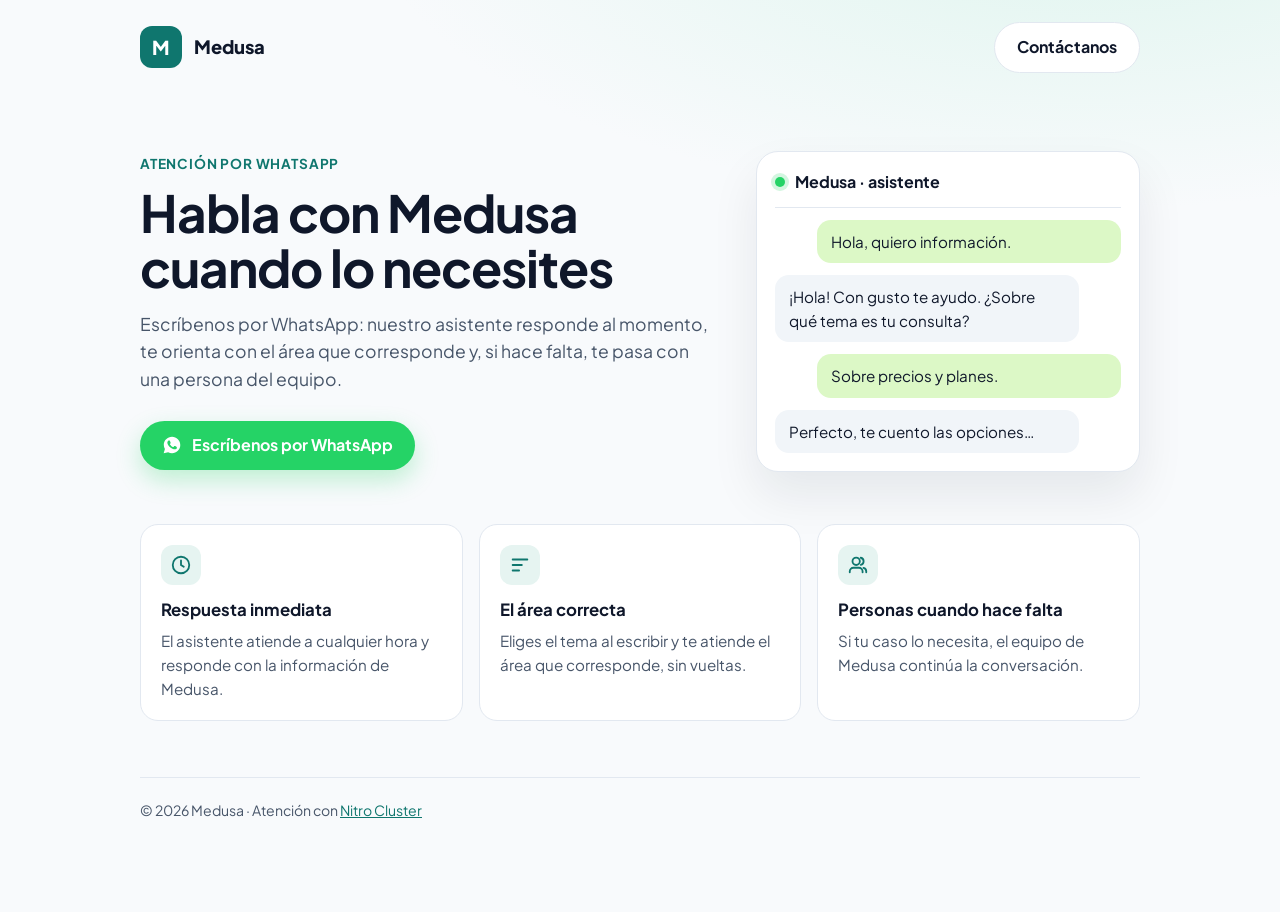
<file: index.html>
<!doctype html>
<!--
  Landing de empresa del Nitro Cluster (P2L).
  La crea el cluster al dar de alta la empresa. Es tuya: edítala en este repo
  (textos, colores, secciones). Mantén la etiqueta <script src=".../p2l-wa.js">:
  con data-company trae el número de WhatsApp, la marca y las áreas del panel.
-->
<html lang="es">
<head>
  <meta charset="utf-8" />
  <meta name="viewport" content="width=device-width, initial-scale=1" />
  <title>Medusa · Atención por WhatsApp</title>
  <meta name="description" content="Medusa: escríbenos por WhatsApp y te responde nuestro asistente." />
  <link rel="preconnect" href="https://fonts.googleapis.com" />
  <link rel="preconnect" href="https://fonts.gstatic.com" crossorigin />
  <link href="https://fonts.googleapis.com/css2?family=Plus+Jakarta+Sans:wght@400;500;700;800&display=swap" rel="stylesheet" />
  <style>
    :root {
      --ink: #0f172a;
      --muted: #475569;
      --line: #e2e8f0;
      --bg: #f8fafc;
      --card: #ffffff;
      --brand: #0f766e;
      --brand-soft: #e6f4f1;
      --wa: #25d366;
    }
    * { box-sizing: border-box; margin: 0; padding: 0; }
    body {
      font-family: 'Plus Jakarta Sans', system-ui, -apple-system, 'Segoe UI', sans-serif;
      color: var(--ink);
      background: radial-gradient(1200px 500px at 85% -10%, #dff5ee 0%, transparent 60%), var(--bg);
      line-height: 1.55;
      min-height: 100vh;
    }
    .wrap { max-width: 1040px; margin: 0 auto; padding: 0 20px; }
    header { display: flex; align-items: center; justify-content: space-between; gap: 12px; padding: 22px 0; }
    .brand { display: flex; align-items: center; gap: 12px; font-weight: 800; font-size: 1.15rem; }
    .brand__mark {
      width: 42px; height: 42px; border-radius: 12px; display: grid; place-items: center;
      background: var(--brand); color: #fff; font-weight: 800; font-size: 1.2rem;
    }
    .btn {
      display: inline-flex; align-items: center; gap: 10px; border: 0; cursor: pointer;
      font: inherit; font-weight: 700; text-decoration: none; border-radius: 999px;
      padding: 12px 22px; transition: transform .15s ease, box-shadow .15s ease;
    }
    .btn:hover { transform: translateY(-1px); }
    .btn--wa { background: var(--wa); color: #fff; box-shadow: 0 10px 24px rgba(37, 211, 102, .28); }
    .btn--ghost { background: #fff; color: var(--ink); border: 1px solid var(--line); }
    .btn svg { width: 20px; height: 20px; }
    .hero { padding: 56px 0 40px; display: grid; grid-template-columns: 1.2fr .8fr; gap: 40px; align-items: center; }
    .kicker { color: var(--brand); font-weight: 700; font-size: .85rem; letter-spacing: .06em; text-transform: uppercase; }
    h1 { font-size: clamp(2rem, 4.6vw, 3.2rem); line-height: 1.08; letter-spacing: -.02em; margin: 10px 0 16px; }
    .lead { color: var(--muted); font-size: 1.1rem; max-width: 34em; }
    .cta { display: flex; flex-wrap: wrap; gap: 12px; margin-top: 28px; }
    .chat {
      background: var(--card); border: 1px solid var(--line); border-radius: 22px; padding: 18px;
      box-shadow: 0 24px 48px rgba(15, 23, 42, .08);
    }
    .chat__head { display: flex; align-items: center; gap: 10px; padding-bottom: 12px; border-bottom: 1px solid var(--line); font-weight: 700; }
    .chat__dot { width: 10px; height: 10px; border-radius: 50%; background: var(--wa); box-shadow: 0 0 0 4px rgba(37, 211, 102, .2); }
    .bubble { margin-top: 12px; padding: 10px 14px; border-radius: 14px; font-size: .95rem; max-width: 88%; }
    .bubble--in { background: #f1f5f9; }
    .bubble--out { background: #dcf8c6; margin-left: auto; }
    .features { display: grid; grid-template-columns: repeat(3, 1fr); gap: 16px; padding: 12px 0 56px; }
    .feature { background: var(--card); border: 1px solid var(--line); border-radius: 18px; padding: 20px; }
    .feature__icon { width: 40px; height: 40px; border-radius: 12px; background: var(--brand-soft); color: var(--brand); display: grid; place-items: center; margin-bottom: 12px; }
    .feature__icon svg { width: 22px; height: 22px; }
    .feature h2 { font-size: 1.05rem; margin-bottom: 6px; }
    .feature p { color: var(--muted); font-size: .95rem; }
    footer { border-top: 1px solid var(--line); padding: 22px 0 90px; color: var(--muted); font-size: .88rem; }
    footer a { color: var(--brand); }
    @media (max-width: 820px) {
      .hero { grid-template-columns: 1fr; padding-top: 28px; }
      .features { grid-template-columns: 1fr; }
    }
  </style>
</head>
<body>
  <div class="wrap">
    <header>
      <div class="brand"><span class="brand__mark" aria-hidden="true">M</span>Medusa</div>
      <button class="btn btn--ghost" type="button" onclick="window.P2LWA && window.P2LWA.open()">Contáctanos</button>
    </header>

    <section class="hero">
      <div>
        <p class="kicker">Atención por WhatsApp</p>
        <h1>Habla con Medusa cuando lo necesites</h1>
        <p class="lead">
          Escríbenos por WhatsApp: nuestro asistente responde al momento, te orienta con el área que corresponde
          y, si hace falta, te pasa con una persona del equipo.
        </p>
        <div class="cta">
          <button class="btn btn--wa" type="button" onclick="window.P2LWA && window.P2LWA.open()">
            <svg viewBox="0 0 24 24" aria-hidden="true"><path fill="currentColor" d="M12.04 2C6.58 2 2.15 6.4 2.15 11.83c0 1.74.46 3.44 1.34 4.94L2 22l5.39-1.41a10.1 10.1 0 0 0 4.65 1.18h.01c5.46 0 9.89-4.4 9.89-9.83C21.94 6.4 17.5 2 12.04 2zm5.76 13.86c-.24.68-1.4 1.25-1.94 1.33-.5.07-1.12.1-1.81-.11-.41-.13-.94-.31-1.62-.6-2.85-1.23-4.71-4.1-4.85-4.29-.14-.19-1.15-1.53-1.15-2.92 0-1.39.73-2.07 1-2.36.24-.26.64-.38 1.02-.38.12 0 .23 0 .33.01.3.01.45.03.65.5.24.58.82 2 .89 2.15.07.14.12.31.02.5-.09.19-.14.31-.28.48-.14.16-.29.36-.41.48-.14.14-.28.28-.12.55.16.26.71 1.17 1.52 1.9 1.05.93 1.93 1.22 2.2 1.36.28.14.44.12.6-.07.16-.19.69-.8.87-1.08.19-.26.37-.22.62-.13.26.1 1.62.76 1.9.9.28.14.46.21.53.33.07.12.07.68-.17 1.36z"/></svg>
            Escríbenos por WhatsApp
          </button>
        </div>
      </div>
      <div class="chat" aria-hidden="true">
        <div class="chat__head"><span class="chat__dot"></span>Medusa · asistente</div>
        <p class="bubble bubble--out">Hola, quiero información.</p>
        <p class="bubble bubble--in">¡Hola! Con gusto te ayudo. ¿Sobre qué tema es tu consulta?</p>
        <p class="bubble bubble--out">Sobre precios y planes.</p>
        <p class="bubble bubble--in">Perfecto, te cuento las opciones…</p>
      </div>
    </section>

    <section class="features">
      <article class="feature">
        <div class="feature__icon"><svg viewBox="0 0 24 24" fill="none" stroke="currentColor" stroke-width="2" stroke-linecap="round"><circle cx="12" cy="12" r="9"/><path d="M12 7v5l3 2"/></svg></div>
        <h2>Respuesta inmediata</h2>
        <p>El asistente atiende a cualquier hora y responde con la información de Medusa.</p>
      </article>
      <article class="feature">
        <div class="feature__icon"><svg viewBox="0 0 24 24" fill="none" stroke="currentColor" stroke-width="2" stroke-linecap="round"><path d="M4 6h16M4 12h10M4 18h7"/></svg></div>
        <h2>El área correcta</h2>
        <p>Eliges el tema al escribir y te atiende el área que corresponde, sin vueltas.</p>
      </article>
      <article class="feature">
        <div class="feature__icon"><svg viewBox="0 0 24 24" fill="none" stroke="currentColor" stroke-width="2" stroke-linecap="round"><path d="M17 20v-1a4 4 0 0 0-4-4H7a4 4 0 0 0-4 4v1"/><circle cx="10" cy="8" r="4"/><path d="M21 20v-1a4 4 0 0 0-3-3.9M15 4.1a4 4 0 0 1 0 7.8"/></svg></div>
        <h2>Personas cuando hace falta</h2>
        <p>Si tu caso lo necesita, el equipo de Medusa continúa la conversación.</p>
      </article>
    </section>

    <footer>
      © <span id="y"></span> Medusa · Atención con
      <a href="https://www.refactorii.com/p2l-tenant/p2l-cluster-whatsapp-bot-dashboard" target="_blank" rel="noopener">Nitro Cluster</a>
    </footer>
  </div>

  <script>document.getElementById('y').textContent = new Date().getFullYear();</script>
  <!-- Botón flotante de WhatsApp del cluster: número, marca y áreas salen del panel (data-company). -->
  <script src="https://www.refactorii.com/p2l-wa.js" defer
    data-company="6af2012e4e6a2e795abdc049"
    data-brand="Medusa"
    data-context="landing Medusa"
    data-title="Medusa"
    data-accent="#25d366"></script>
</body>
</html>
</file>
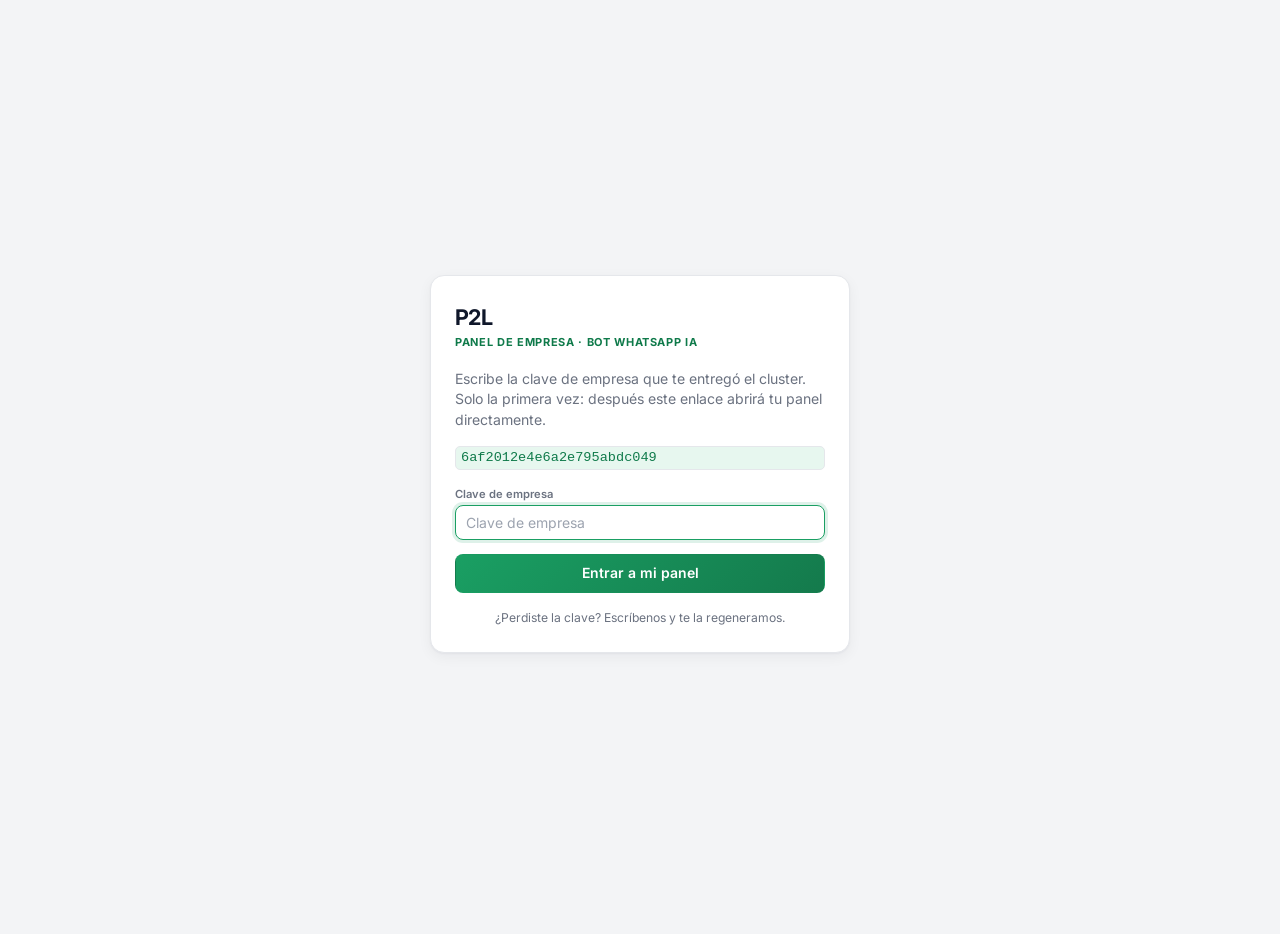
<file: company/6af2012e4e6a2e795abdc049/index.html>
<!DOCTYPE html>
<html lang="es">
<head>
  <meta charset="UTF-8" />
  <meta name="viewport" content="width=device-width, initial-scale=1.0" />
  <title>Medusa · Bot WhatsApp IA</title>
  <meta name="robots" content="noindex, nofollow" />
  <meta name="theme-color" content="#ffffff" />
  <link rel="icon" href="../../assets/tuki-logo.png" type="image/svg+xml" />
  <link rel="stylesheet" href="../../panel/panel.css?v=1794351184518" />
</head>
<body>
  <div id="tg-root" class="tg-co">
    <p class="tg-loading">Cargando tu panel…</p>
  </div>
  <script>window.TG_COMPANY_ID="6af2012e4e6a2e795abdc049"</script>
  <script src="../../panel/panel.js?v=1794351184518"></script>
</body>
</html>
</file>
<file: panel/panel.css>
@import url('https://fonts.googleapis.com/css2?family=Inter:wght@400;500;600;700&display=swap');

/* El panel estático no tiene el reset global de la SPA: lo replicamos aquí. */
html, body {
  margin: 0;
  padding: 0;
  background: #f3f4f6;
  font-family: Inter, -apple-system, BlinkMacSystemFont, 'Segoe UI', Roboto, sans-serif;
  font-size: 16px;
}
.tg-co *, .tg-co *::before, .tg-co *::after { box-sizing: border-box; }

.tg-co {
  --bg: #f3f4f6;
  --surface: #ffffff;
  --surface-2: #f9fafb;
  --ink: #0f172a;
  --ink-2: #374151;
  --muted: #6b7280;
  --leaf: #1a9f63;
  --leaf-deep: #147a4c;
  --leaf-ink: #0f7a4a;
  --leaf-soft: #e7f7ef;
  --line: #e5e7eb;
  --danger: #dc2626;
  --shadow: 0 1px 2px rgba(15, 23, 42, 0.04), 0 4px 14px rgba(15, 23, 42, 0.05);
  min-height: 100vh;
  width: 100%;
  max-width: none;
  box-sizing: border-box;
  padding: 14px clamp(12px, 1.5vw, 20px) 20px;
  color: var(--ink);
  font-family: Inter, -apple-system, BlinkMacSystemFont, 'Segoe UI', Roboto, sans-serif;
  line-height: 1.45;
  -webkit-font-smoothing: antialiased;
  background: var(--bg);
}
.tg-co__header {
  display: flex;
  justify-content: space-between;
  align-items: center;
  flex-wrap: wrap;
  gap: 12px;
  margin-bottom: 12px;
  padding-bottom: 10px;
  border-bottom: 1px solid var(--line);
}
.tg-co__menu {
  display: flex;
  flex-wrap: wrap;
  gap: 6px;
  flex: 1 1 280px;
}
.tg-co__tab {
  border: 1px solid var(--line);
  background: #fff;
  color: var(--ink);
  border-radius: 999px;
  padding: 6px 12px;
  font: inherit;
  font-size: 0.78rem;
  font-weight: 700;
  cursor: pointer;
}
.tg-co__tab.is-on {
  background: var(--leaf-soft);
  color: var(--leaf-ink);
  border-color: var(--leaf);
}
.tg-pane { display: none; }
.tg-pane.is-on { display: block; width: 100%; min-width: 0; }
.tg-co__headline {
  flex: 0 1 auto;
  min-width: 0;
  margin: 0;
  padding: 6px 0;
  font-size: 0.78rem;
  font-weight: 700;
  letter-spacing: 0;
  line-height: 1.2;
  color: var(--ink);
  white-space: nowrap;
  overflow-x: auto;
}
.tg-co__sep {
  display: inline-block;
  margin: 0 0.35em;
  color: var(--leaf-ink);
  font-weight: 700;
}
.tg-co__meta {
  display: flex;
  flex-wrap: wrap;
  align-items: center;
  gap: 8px 16px;
}
.tg-panel-line {
  display: inline-flex;
  align-items: center;
  gap: 6px;
  margin: 0;
  font-size: 0.82rem;
  min-width: 0;
}
.tg-panel-line code {
  max-width: min(42vw, 420px);
  overflow: hidden;
  text-overflow: ellipsis;
  white-space: nowrap;
  display: inline-block;
  vertical-align: bottom;
}
.tg-co__nav {
  display: flex;
  gap: 8px;
  align-items: center;
  flex: 0 0 auto;
}
.tg-err {
  margin: 0 0 8px;
  padding: 8px 12px;
  border-radius: 8px;
  background: #fef2f2;
  border: 1px solid #fecaca;
  color: #991b1b;
  font-size: 14px;
}
.tg-note {
  margin: 0 0 8px;
  padding: 8px 12px;
  border-radius: 8px;
  background: var(--leaf-soft);
  border: 1px solid #bbf0d5;
  color: var(--leaf-ink);
  font-size: 14px;
}

.tg-board {
  display: grid;
  grid-template-columns: 1.15fr 1.15fr 0.95fr;
  grid-template-rows: auto minmax(320px, 1fr) auto;
  grid-template-areas:
    'brand brand ai'
    'chats chats chats'
    'note  note  note';
  gap: 10px;
  width: 100%;
  min-height: calc(100vh - 110px);
  align-items: stretch;
}
.tg-board--panes {
  display: block;
  width: 100%;
  min-height: 0;
}
.tg-board--panes > .tg-pane.is-on > .tg-panel {
  width: 100%;
}
.tg-board__brand { grid-area: brand; }
.tg-board__chats { grid-area: chats; min-height: 0; }
/* Skill, capacidades, WhatsApp y Dropbox: solo desde el Nitro Cluster. */
.tg-board__cluster-note { grid-area: note; }
.tg-board--panes .tg-board__cluster-note { margin-top: 10px; }
.tg-board__ctx { grid-area: ctx; display: flex; flex-direction: column; gap: 12px; min-height: 0; }
.tg-board__flows { grid-area: flows; } /* más adelante */
.tg-board__tutorial { grid-area: tutorial; }
.tg-board__wa { grid-area: wa; }
.tg-board__orch { grid-area: orch; } /* más adelante */
.tg-board__ai { grid-area: ai; }

.tg-chats__status {
  display: flex;
  align-items: center;
  gap: 10px;
  flex-wrap: wrap;
}
.tg-chats__live {
  font-size: 0.78rem;
  font-weight: 600;
  color: var(--muted);
}
.tg-chats__live--on { color: var(--leaf-ink); }
.tg-chats__body {
  display: grid;
  grid-template-columns: minmax(180px, 240px) 1fr;
  gap: 0;
  min-height: 280px;
  flex: 1 1 auto;
  border: 1px solid var(--line);
  border-radius: 10px;
  overflow: hidden;
  background: var(--surface-2);
}
.tg-chats__list {
  border-right: 1px solid var(--line);
  overflow-y: auto;
  max-height: 360px;
  background: var(--surface);
}
.tg-chats__item {
  display: grid;
  grid-template-columns: 1fr auto;
  grid-template-areas: 'phone time' 'preview preview';
  gap: 2px 8px;
  width: 100%;
  text-align: left;
  padding: 10px 12px;
  border: 0;
  border-bottom: 1px solid var(--line);
  background: transparent;
  cursor: pointer;
  font: inherit;
  color: inherit;
}
.tg-chats__item:hover { background: var(--leaf-soft); }
.tg-chats__item--active { background: var(--leaf-soft); box-shadow: inset 3px 0 0 var(--leaf); }
.tg-chats__item--flash { animation: tg-chat-flash 1.4s ease; }
.tg-chats__item--live {
  position: relative;
  z-index: 1;
  background: rgba(231, 247, 239, 0.85);
  border-bottom-color: transparent;
  box-shadow:
    inset 3px 0 0 #1a9f63,
    0 0 0 1px rgba(62, 207, 142, 0.65),
    0 0 10px 2px rgba(62, 207, 142, 0.4),
    0 0 22px 6px rgba(26, 159, 99, 0.22);
  animation: tg-chat-glow 1.7s ease-in-out infinite;
}
.tg-chats__item--live.tg-chats__item--active {
  background: #e7f7ef;
}
.tg-chats__item--live-hit {
  animation: tg-chat-glow-hit 1.2s ease, tg-chat-glow 1.7s ease-in-out 1.2s infinite;
}
.tg-chats__item--live .tg-chats__phone {
  color: #0f7a4a;
}
@keyframes tg-chat-flash {
  0%, 100% { background: transparent; }
  30% { background: #dcfce7; }
}
@keyframes tg-chat-glow {
  0%, 100% {
    box-shadow:
      inset 3px 0 0 #1a9f63,
      0 0 0 1px rgba(62, 207, 142, 0.5),
      0 0 8px 1px rgba(62, 207, 142, 0.28),
      0 0 16px 4px rgba(26, 159, 99, 0.14);
  }
  50% {
    box-shadow:
      inset 3px 0 0 #3ecf8e,
      0 0 0 2px rgba(62, 207, 142, 0.85),
      0 0 14px 4px rgba(62, 207, 142, 0.55),
      0 0 28px 8px rgba(26, 159, 99, 0.32);
  }
}
@keyframes tg-chat-glow-hit {
  0% {
    box-shadow:
      inset 3px 0 0 #3ecf8e,
      0 0 0 3px rgba(62, 207, 142, 1),
      0 0 20px 8px rgba(62, 207, 142, 0.75),
      0 0 36px 12px rgba(26, 159, 99, 0.45);
  }
  100% {
    box-shadow:
      inset 3px 0 0 #1a9f63,
      0 0 0 1px rgba(62, 207, 142, 0.65),
      0 0 10px 2px rgba(62, 207, 142, 0.4),
      0 0 22px 6px rgba(26, 159, 99, 0.22);
  }
}
.tg-chats__phone { grid-area: phone; font-weight: 700; font-size: 0.86rem; }
.tg-chats__time { grid-area: time; font-size: 0.72rem; color: var(--muted); }
.tg-chats__preview {
  grid-area: preview;
  font-size: 0.78rem;
  color: var(--muted);
  white-space: nowrap;
  overflow: hidden;
  text-overflow: ellipsis;
}
.tg-chats__thread { display: flex; flex-direction: column; min-height: 0; min-width: 0; }
.tg-chats__thread-head {
  display: flex;
  justify-content: space-between;
  align-items: center;
  gap: 8px;
  padding: 8px 12px;
  border-bottom: 1px solid var(--line);
  background: var(--surface);
  font-size: 0.88rem;
}
.tg-chats__msgs {
  flex: 1 1 auto;
  overflow-y: auto;
  max-height: 320px;
  padding: 12px;
  display: flex;
  flex-direction: column;
  gap: 8px;
}
.tg-chats__bubble {
  max-width: min(92%, 520px);
  padding: 8px 11px;
  border-radius: 12px;
  font-size: 0.88rem;
  line-height: 1.4;
}
.tg-chats__bubble p { margin: 2px 0 4px; white-space: pre-wrap; word-break: break-word; }
.tg-chats__bubble time { display: block; font-size: 0.7rem; color: var(--muted); }
.tg-chats__bubble-role {
  font-size: 0.68rem;
  font-weight: 700;
  text-transform: uppercase;
  letter-spacing: 0.04em;
  opacity: 0.75;
}
.tg-chats__bubble--user {
  align-self: flex-start;
  background: #fff;
  border: 1px solid var(--line);
}
.tg-chats__bubble--bot {
  align-self: flex-end;
  background: var(--leaf-soft);
  border: 1px solid #bbf0d5;
  color: #0f3d2a;
}
.tg-chats__empty {
  margin: 16px;
  color: var(--muted);
  font-size: 0.88rem;
  text-align: center;
}

.tg-learn {
  margin: 0 0 8px;
  font-size: 0.78rem;
  line-height: 1.35;
  color: var(--muted);
}
.tg-learn a {
  margin-left: 8px;
  color: var(--leaf-ink);
  font-weight: 600;
}
.tg-float-kit { margin-top: 10px; }
.tg-float-kit__code {
  min-height: 120px;
  max-height: 160px;
  font-size: 0.72rem;
  line-height: 1.35;
  white-space: pre;
  overflow: auto;
}
.tg-ctx__lead {
  margin: 2px 0 0;
  font-size: 0.82rem;
  color: var(--muted);
  font-weight: 500;
}
.tg-panel__head--sub { margin-bottom: 6px; }
.tg-panel__head--sub h3 {
  margin: 0;
  font-size: 0.95rem;
  font-weight: 700;
}
.tg-ctx__row {
  display: grid;
  grid-template-columns: 1fr 1fr;
  gap: 12px;
  min-height: 0;
  flex: 1 1 auto;
  align-items: stretch;
}
.tg-ctx__block {
  display: flex;
  flex-direction: column;
  min-height: 0;
  flex: 1 1 auto;
}
.tg-ctx__block--links {
  flex: 0 0 auto;
  padding-top: 10px;
  border-top: 1px solid var(--line);
}
.tg-ctx__block .tg-area--fill { min-height: 180px; flex: 1 1 auto; }

.tg-ai__row {
  display: flex;
  flex-wrap: wrap;
  align-items: baseline;
  justify-content: space-between;
  gap: 6px 12px;
  margin-bottom: 8px;
}
.tg-ai__big {
  font-size: 1.25rem;
  font-weight: 700;
  color: var(--ink);
}
.tg-ai__big small {
  font-size: 0.82rem;
  font-weight: 500;
  color: var(--muted);
}
.tg-ai__cost {
  font-size: 1.05rem;
  font-weight: 700;
  color: var(--leaf-deep, #1a9f63);
}
.tg-ai__bar {
  height: 8px;
  border-radius: 999px;
  background: rgba(15, 23, 42, 0.08);
  overflow: hidden;
  margin-bottom: 8px;
}
.tg-ai__fill {
  height: 100%;
  border-radius: 999px;
  background: linear-gradient(90deg, #3ecf8e, #1a9f63);
  transition: width 0.25s ease;
}
.tg-ai__fill--warn { background: linear-gradient(90deg, #fb923c, #f97316); }
.tg-ai__fill--danger { background: linear-gradient(90deg, #f87171, #dc2626); }
.tg-ai__line {
  margin: 4px 0 0;
  font-size: 0.8rem;
  line-height: 1.45;
}
.tg-ai__warn { color: #dc2626; }

.tg-panel {
  margin: 0;
  padding: 14px;
  border-radius: 12px;
  border: 1px solid var(--line);
  background: var(--surface);
  box-shadow: var(--shadow);
  min-width: 0;
  display: flex;
  flex-direction: column;
  gap: 8px;
}
.tg-panel__head {
  display: flex;
  align-items: center;
  justify-content: space-between;
  gap: 8px;
  flex-wrap: wrap;
}
.tg-panel h2 {
  margin: 0;
  font-size: 0.98rem;
  font-weight: 600;
  color: var(--ink);
}
.tg-panel h3 {
  margin: 0 0 6px;
  font-size: 0.82rem;
  font-weight: 600;
  color: var(--leaf-ink);
}
.tg-chip {
  font-size: 0.68rem;
  font-weight: 600;
  color: var(--leaf-ink);
  background: var(--leaf-soft);
  border: 1px solid #bbf0d5;
  border-radius: 999px;
  padding: 2px 8px;
}
.tg-grid { display: grid; gap: 8px; }
.tg-grid--brand { grid-template-columns: repeat(2, minmax(0, 1fr)); }
.tg-field--wide { grid-column: 1 / -1; }
.tg-grid--links { grid-template-columns: 1fr 1fr; }
.tg-grid--wa { grid-template-columns: 1fr 1fr; }
.tg-span-full { grid-column: 1 / -1; }
.tg-hint {
  display: block;
  margin-top: 1px;
  font-style: normal;
  font-weight: 400;
  font-size: 0.66rem;
  line-height: 1.3;
  color: #9ca3af;
}
/* Verify token: lo emite el backend, el cliente solo lo copia hacia Meta. */
.tg-ro-wrap { position: relative; display: block; }
.tg-co .tg-input--ro {
  background: #eff6ff;
  border-color: #bfdbfe;
  color: #1e3a8a;
  font-family: ui-monospace, monospace;
  font-size: 12.5px;
  padding-right: 36px;
  cursor: default;
}
.tg-co .tg-input--ro:focus {
  border-color: #60a5fa;
  box-shadow: 0 0 0 3px rgba(59, 130, 246, 0.16);
}
.tg-copy {
  position: absolute;
  top: 50%;
  right: 5px;
  transform: translateY(-50%);
  display: inline-flex;
  align-items: center;
  justify-content: center;
  width: 26px;
  height: 26px;
  padding: 0;
  border: 1px solid #bfdbfe;
  border-radius: 6px;
  background: #ffffff;
  color: #1d4ed8;
  cursor: pointer;
  transition: background 0.15s ease;
}
.tg-copy:hover { background: #dbeafe; }
.tg-field {
  display: flex;
  flex-direction: column;
  gap: 3px;
  margin: 0;
  min-width: 0;
}
.tg-field span {
  font-size: 0.7rem;
  color: var(--muted);
  font-weight: 600;
}
.tg-area,
.tg-co input {
  width: 100%;
  padding: 8px 10px;
  border-radius: 8px;
  border: 1px solid var(--line);
  background: var(--surface);
  color: var(--ink);
  margin: 0;
  font-family: inherit;
  font-size: 14px;
  box-sizing: border-box;
}
.tg-co input::placeholder,
.tg-area::placeholder { color: #9ca3af; }
.tg-area:focus,
.tg-co input:focus {
  outline: none;
  border-color: var(--leaf);
  box-shadow: 0 0 0 3px rgba(26, 159, 99, 0.14);
}
.tg-area {
  font-family: ui-monospace, monospace;
  font-size: 12.5px;
  resize: vertical;
  min-height: 72px;
  background: var(--surface-2);
}
.tg-area--fill {
  flex: 1;
  min-height: 180px;
  resize: none;
}
.tg-btn {
  display: inline-flex;
  align-items: center;
  justify-content: center;
  width: auto;
  height: auto;
  align-self: flex-start;
  padding: 8px 14px;
  border-radius: 8px;
  border: 1px solid transparent;
  background: linear-gradient(135deg, var(--leaf), var(--leaf-deep));
  color: #ffffff;
  font: inherit;
  font-size: 14px;
  font-weight: 600;
  cursor: pointer;
  text-decoration: none;
  white-space: nowrap;
  flex: 0 0 auto;
  transition: all 0.2s ease;
}
.tg-btn:hover:not(:disabled) {
  filter: brightness(1.05);
  box-shadow: 0 2px 8px rgba(26, 159, 99, 0.28);
}
.tg-btn.ghost {
  background: var(--surface);
  border-color: var(--line);
  color: var(--ink-2);
}
.tg-btn.ghost:hover:not(:disabled) {
  border-color: var(--leaf);
  color: var(--leaf-ink);
  background: var(--leaf-soft);
  box-shadow: none;
}
.tg-btn.sm { padding: 4px 10px; font-size: 0.78rem; margin-left: 0; }
.tg-btn:disabled { opacity: 0.5; }
.tg-muted { color: var(--muted); font-size: 0.84rem; }
.tg-tutorial__lead { margin: 0; }
.tg-tutorial__steps {
  margin: 0;
  padding-left: 1.1rem;
  color: var(--muted);
  font-size: 0.82rem;
  line-height: 1.4;
  overflow: auto;
  flex: 1;
  min-height: 0;
}
.tg-tutorial__steps li { margin-bottom: 8px; }
.tg-tutorial__steps strong {
  display: block;
  color: var(--ink);
  margin-bottom: 1px;
  font-size: 0.84rem;
  font-weight: 600;
}
.tg-tutorial a { color: var(--leaf-ink); font-weight: 500; }
.tg-wa-hook {
  margin: 0;
  font-size: 0.78rem;
  word-break: break-all;
}
.tg-orch-out {
  flex: 1;
  min-height: 0;
  overflow: auto;
  display: flex;
  flex-direction: column;
  gap: 8px;
}
.tg-runbook pre {
  white-space: pre-wrap;
  background: var(--surface-2);
  border: 1px solid var(--line);
  border-radius: 8px;
  padding: 10px;
  font-size: 11.5px;
  max-height: 220px;
  overflow: auto;
  color: var(--ink-2);
  margin: 0;
}
.tg-files ul { margin: 0; padding-left: 18px; color: var(--muted); }
.tg-co code {
  padding: 1px 5px;
  border-radius: 5px;
  background: var(--leaf-soft);
  color: var(--leaf-ink);
  font-size: 0.85em;
  word-break: break-all;
}

@media (max-width: 1200px) {
  .tg-board {
    grid-template-columns: 1.2fr 0.8fr;
    grid-template-rows: auto;
    grid-template-areas:
      'brand ai'
      'chats chats'
      'note note';
    min-height: 0;
  }
  .tg-grid--brand { grid-template-columns: repeat(2, minmax(0, 1fr)); }
  .tg-field--wide { grid-column: 1 / -1; }
  .tg-area--fill { min-height: 140px; resize: vertical; }
}

@media (max-width: 760px) {
  .tg-board {
    grid-template-columns: 1fr;
    grid-template-areas:
      'brand'
      'ai'
      'chats'
      'note';
  }
  .tg-chats__body { grid-template-columns: 1fr; }
  .tg-chats__list { max-height: 160px; border-right: 0; border-bottom: 1px solid var(--line); }
  .tg-ctx__row { grid-template-columns: 1fr; }
  .tg-grid--brand,
  .tg-grid--links,
  .tg-grid--wa { grid-template-columns: 1fr; }
  .tg-co__header { flex-wrap: wrap; }
}

/* ── Pantalla de acceso (solo panel estático) ───────────────────────── */
.tg-gate {
  min-height: 100vh;
  display: grid;
  place-items: center;
  padding: 24px 16px;
}
.tg-gate__card {
  width: min(420px, 100%);
  background: var(--surface);
  border: 1px solid var(--line);
  border-radius: 14px;
  box-shadow: var(--shadow);
  padding: 26px 24px;
}
.tg-gate__brand {
  margin: 0 0 2px;
  font-size: 1.35rem;
  font-weight: 700;
  letter-spacing: -0.03em;
}
.tg-gate__brand em { font-style: normal; color: var(--leaf-deep); }
.tg-gate__eyebrow {
  margin: 0 0 18px;
  color: var(--leaf-ink);
  font-size: 11px;
  font-weight: 700;
  letter-spacing: 0.06em;
  text-transform: uppercase;
}
.tg-gate__lead { margin: 0 0 16px; color: var(--muted); font-size: 0.88rem; }
.tg-gate__id {
  display: block;
  margin: 0 0 16px;
  padding: 8px 10px;
  border-radius: 8px;
  background: var(--surface-2);
  border: 1px solid var(--line);
  font-family: ui-monospace, monospace;
  font-size: 12px;
  word-break: break-all;
  color: var(--muted);
}
.tg-gate__card .tg-btn { width: 100%; margin-top: 14px; align-self: stretch; }
.tg-gate__foot { margin: 16px 0 0; font-size: 0.76rem; color: var(--muted); text-align: center; }
.tg-hidden { display: none !important; }
.tg-loading { padding: 40px 16px; text-align: center; color: var(--muted); }

.tg-plan-flag {
  display: inline-flex;
  align-items: center;
  margin-right: 8px;
  padding: 3px 10px;
  border-radius: 999px;
  background: var(--leaf-deep);
  color: #fff;
  font-size: 0.82rem;
  font-weight: 800;
}
.is-plan-off { filter: grayscale(1); opacity: 0.62; }
.tg-plan-lock { margin: 0 0 8px; color: #6b6560; font-size: 0.82rem; font-weight: 700; }

#p2l-support-fab {
  position: fixed;
  right: 18px;
  bottom: 18px;
  z-index: 40;
  display: inline-flex;
  align-items: center;
  gap: 8px;
  border: 0;
  border-radius: 999px;
  padding: 10px 14px 10px 10px;
  background: var(--leaf-deep);
  color: #fff;
  font: inherit;
  font-size: 0.88rem;
  font-weight: 650;
  box-shadow: 0 10px 24px rgba(20, 122, 76, 0.28);
  cursor: pointer;
}
#p2l-support-fab.has-unread { box-shadow: 0 0 0 3px #fff, 0 0 0 6px var(--leaf); }
#p2l-support-fab.is-locked {
  background: #c5c1b8;
  color: #5c574e;
  box-shadow: none;
  cursor: not-allowed;
  filter: grayscale(1);
}
#p2l-support-fab.is-locked .p2l-support-fab__mark {
  background: #eee;
  color: #8a847a;
}
.p2l-support-fab__mark {
  display: grid;
  place-items: center;
  width: 28px;
  height: 28px;
  border-radius: 50%;
  background: #fff;
  color: var(--leaf-deep);
  font-size: 10px;
  font-weight: 800;
  letter-spacing: -0.03em;
}
.p2l-support {
  position: fixed;
  right: 18px;
  bottom: 72px;
  z-index: 41;
  width: min(360px, calc(100vw - 24px));
  height: min(480px, calc(100vh - 110px));
  display: flex;
  flex-direction: column;
  background: #fff;
  border: 1px solid var(--line);
  border-radius: 16px;
  box-shadow: 0 18px 48px rgba(16, 24, 20, 0.18);
  overflow: hidden;
}
.p2l-support__head {
  display: flex;
  align-items: center;
  justify-content: space-between;
  gap: 8px;
  padding: 12px 12px 12px 14px;
  background: #ece5dd;
  border-bottom: 1px solid #d1c7b8;
}
.p2l-support__head strong { display: block; font-size: 0.95rem; }
.p2l-support__head span { display: block; color: var(--muted); font-size: 0.75rem; }
.p2l-support__head button {
  border: 0;
  background: transparent;
  font-size: 1.4rem;
  line-height: 1;
  cursor: pointer;
  color: var(--muted);
}
.p2l-support__log {
  flex: 1;
  overflow: auto;
  padding: 12px;
  background: #f6f3ee;
}
.p2l-support__empty { margin: 8px 4px; color: var(--muted); font-size: 0.82rem; }
.p2l-support__row { display: flex; margin: 0 0 8px; }
.p2l-support__row p {
  margin: 0;
  max-width: 85%;
  padding: 8px 10px;
  border-radius: 12px;
  font-size: 0.88rem;
  white-space: pre-wrap;
  word-break: break-word;
}
.p2l-support__row.is-mine { justify-content: flex-end; }
.p2l-support__row.is-mine p { background: #d9fdd3; }
.p2l-support__row.is-theirs p { background: #fff; border: 1px solid var(--line); }
.p2l-support__form {
  display: flex;
  gap: 8px;
  padding: 10px;
  border-top: 1px solid var(--line);
  background: #fff;
}
.p2l-support__form input {
  flex: 1;
  border: 1px solid var(--line);
  border-radius: 10px;
  padding: 9px 10px;
  font: inherit;
}
.p2l-support__form button {
  border: 0;
  border-radius: 10px;
  padding: 0 12px;
  background: var(--leaf-deep);
  color: #fff;
  font: inherit;
  font-weight: 650;
  cursor: pointer;
}

/* Cards MCP Enterprise (mismo esquema del cluster) */
.tg-tools {
  margin: 0 0 16px;
}
.tg-tools h2 {
  margin: 0 0 10px;
  font-size: 17px;
  font-weight: 600;
}
.tg-comp-board { position: relative; }
.tg-comp-grid {
  display: grid;
  grid-template-columns: repeat(5, minmax(0, 1fr));
  gap: 10px;
  align-items: stretch;
}
.tg-comp-grid--p2l {
  grid-template-columns: repeat(7, minmax(0, 1fr));
}
.tg-threads-gap { height: 40px; }
.tg-threads {
  position: absolute;
  left: 0;
  top: 0;
  overflow: visible;
  pointer-events: none;
  z-index: 2;
}
.tg-threads path {
  fill: none;
  stroke-width: 2;
  stroke-linecap: round;
  opacity: 0.9;
}
.tg-threads circle { opacity: 0.9; }
.tg-threads path.is-idle {
  stroke: #64748b;
  stroke-width: 1.75;
  stroke-dasharray: 5 4;
}
.tg-threads circle.is-idle { fill: #64748b; }
.tg-comp-slot {
  display: flex;
  flex-direction: column;
  gap: 6px;
  min-width: 0;
  height: 100%;
}
.tg-comp {
  display: flex;
  align-items: flex-start;
  gap: 8px;
  flex: 1 1 auto;
  width: 100%;
  min-height: 78px;
  text-align: left;
  padding: 10px 10px 10px 8px;
  border-radius: 12px;
  border: 1px solid var(--line);
  background: var(--surface);
  color: var(--ink);
  cursor: pointer;
  font: inherit;
}
.tg-comp__logo {
  flex: 0 0 18px;
  width: 18px;
  height: 18px;
  margin-top: 1px;
  display: grid;
  place-items: center;
}
.tg-comp__logo svg { width: 18px; height: 18px; display: block; }
.tg-comp__body { flex: 1; min-width: 0; }
.tg-comp strong {
  display: block;
  font-size: 0.78rem;
  line-height: 1.3;
}
.tg-comp span {
  color: var(--muted);
  font-size: 0.64rem;
  line-height: 1.3;
}
.tg-comp em {
  display: block;
  margin-top: 4px;
  font-style: normal;
  font-size: 0.62rem;
  font-weight: 700;
  color: #075e54;
}
.tg-comp__item {
  display: block;
  margin-top: 4px;
  font-size: 0.62rem;
  color: #1d4ed8;
}
.tg-comp--wa {
  background: #ece5dd;
  border-color: #d6ccc2;
}
.tg-switch {
  position: relative;
  flex: 0 0 36px;
  width: 36px;
  height: 20px;
  margin-top: 1px;
  border-radius: 999px;
  background: #d1d5db;
}
.tg-switch::after {
  content: '';
  position: absolute;
  top: 2px;
  left: 2px;
  width: 16px;
  height: 16px;
  border-radius: 50%;
  background: #fff;
  box-shadow: 0 1px 2px rgba(15, 23, 42, 0.25);
}
.tg-switch--on { background: #2563eb; }
.tg-switch--on::after { left: 18px; }
.tg-modal {
  position: fixed;
  inset: 0;
  z-index: 80;
  display: flex;
  align-items: center;
  justify-content: center;
  padding: 16px;
  background: rgba(15, 23, 42, 0.45);
  backdrop-filter: blur(4px);
}
.tg-modal__card {
  width: min(720px, 100%);
  max-height: min(90vh, 820px);
  overflow: auto;
  display: flex;
  flex-direction: column;
  gap: 14px;
  padding: 22px;
  border-radius: 14px;
  border: 1px solid var(--line);
  background: var(--surface);
  box-shadow: 0 24px 60px rgba(15, 23, 42, 0.22);
}
.tg-modal__head {
  display: flex;
  justify-content: space-between;
  align-items: flex-start;
  gap: 12px;
}
.tg-modal__head-main {
  display: flex;
  align-items: flex-start;
  gap: 10px;
  min-width: 0;
}
.tg-modal__logo {
  flex: 0 0 28px;
  width: 28px;
  height: 28px;
}
.tg-modal__logo svg { width: 28px; height: 28px; display: block; }
.tg-modal__company {
  margin: 0 0 4px;
  font-size: 0.78rem;
  color: var(--muted);
}
.tg-modal__head h3 { margin: 0; font-size: 1.05rem; }
.tg-modal__ext-tag {
  color: var(--muted);
  font-size: 0.78rem;
  font-weight: 600;
}
.tg-modal__foot {
  display: flex;
  justify-content: flex-end;
  gap: 8px;
  padding-top: 8px;
}
.tg-plan-fields--modal {
  display: grid;
  grid-template-columns: 1fr 1fr;
  gap: 10px 12px;
}
.tg-plan-fields--modal .tg-field--wide,
.tg-muted.tg-field--wide,
.tg-ext-link,
.tg-wa-kit { grid-column: 1 / -1; }
.tg-modal .tg-field { display: flex; flex-direction: column; gap: 4px; font-size: 0.82rem; }
.tg-modal input,
.tg-modal select,
.tg-modal textarea {
  width: 100%;
  border: 1px solid var(--line);
  border-radius: 8px;
  padding: 8px 10px;
  font: inherit;
}
.tg-modal textarea.tg-skill-area { min-height: 220px; font-family: ui-monospace, Menlo, Consolas, monospace; font-size: 0.82rem; }
.tg-check { display: flex; align-items: center; gap: 8px; font-size: 0.85rem; }
.tg-check input { width: auto; }
.tg-ext-link { color: var(--leaf-ink); font-weight: 700; font-size: 0.88rem; }
.tg-wa-kit__code {
  margin: 0;
  padding: 10px;
  border-radius: 8px;
  background: #f8fafc;
  border: 1px solid var(--line);
  white-space: pre-wrap;
  word-break: break-all;
  font-size: 0.72rem;
}
.tg-wa-ro {
  display: flex;
  gap: 8px;
  align-items: center;
}
.tg-wa-ro input { flex: 1; }
@media (max-width: 900px) {
  .tg-comp-grid { grid-template-columns: repeat(2, minmax(0, 1fr)); }
  .tg-threads-gap,
  .tg-threads { display: none; }
  .tg-plan-fields--modal { grid-template-columns: 1fr; }
}
</file>
